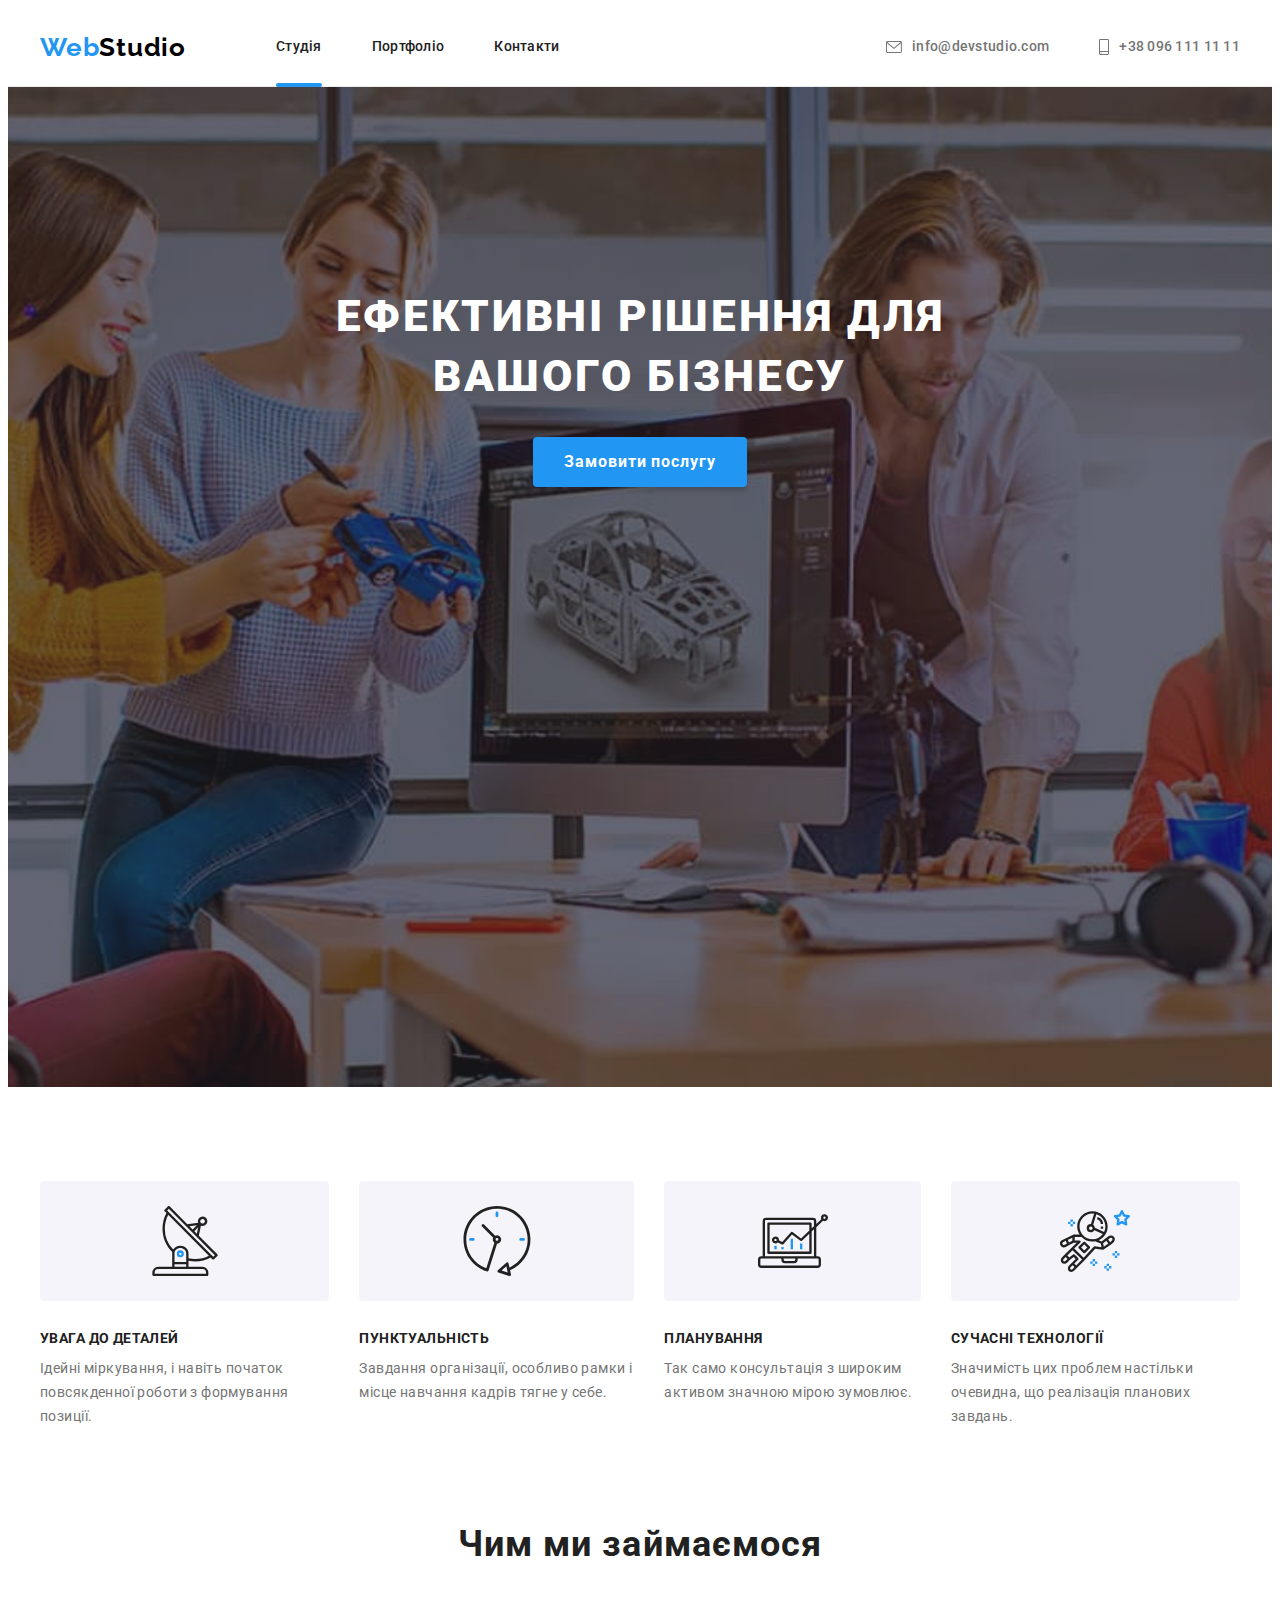
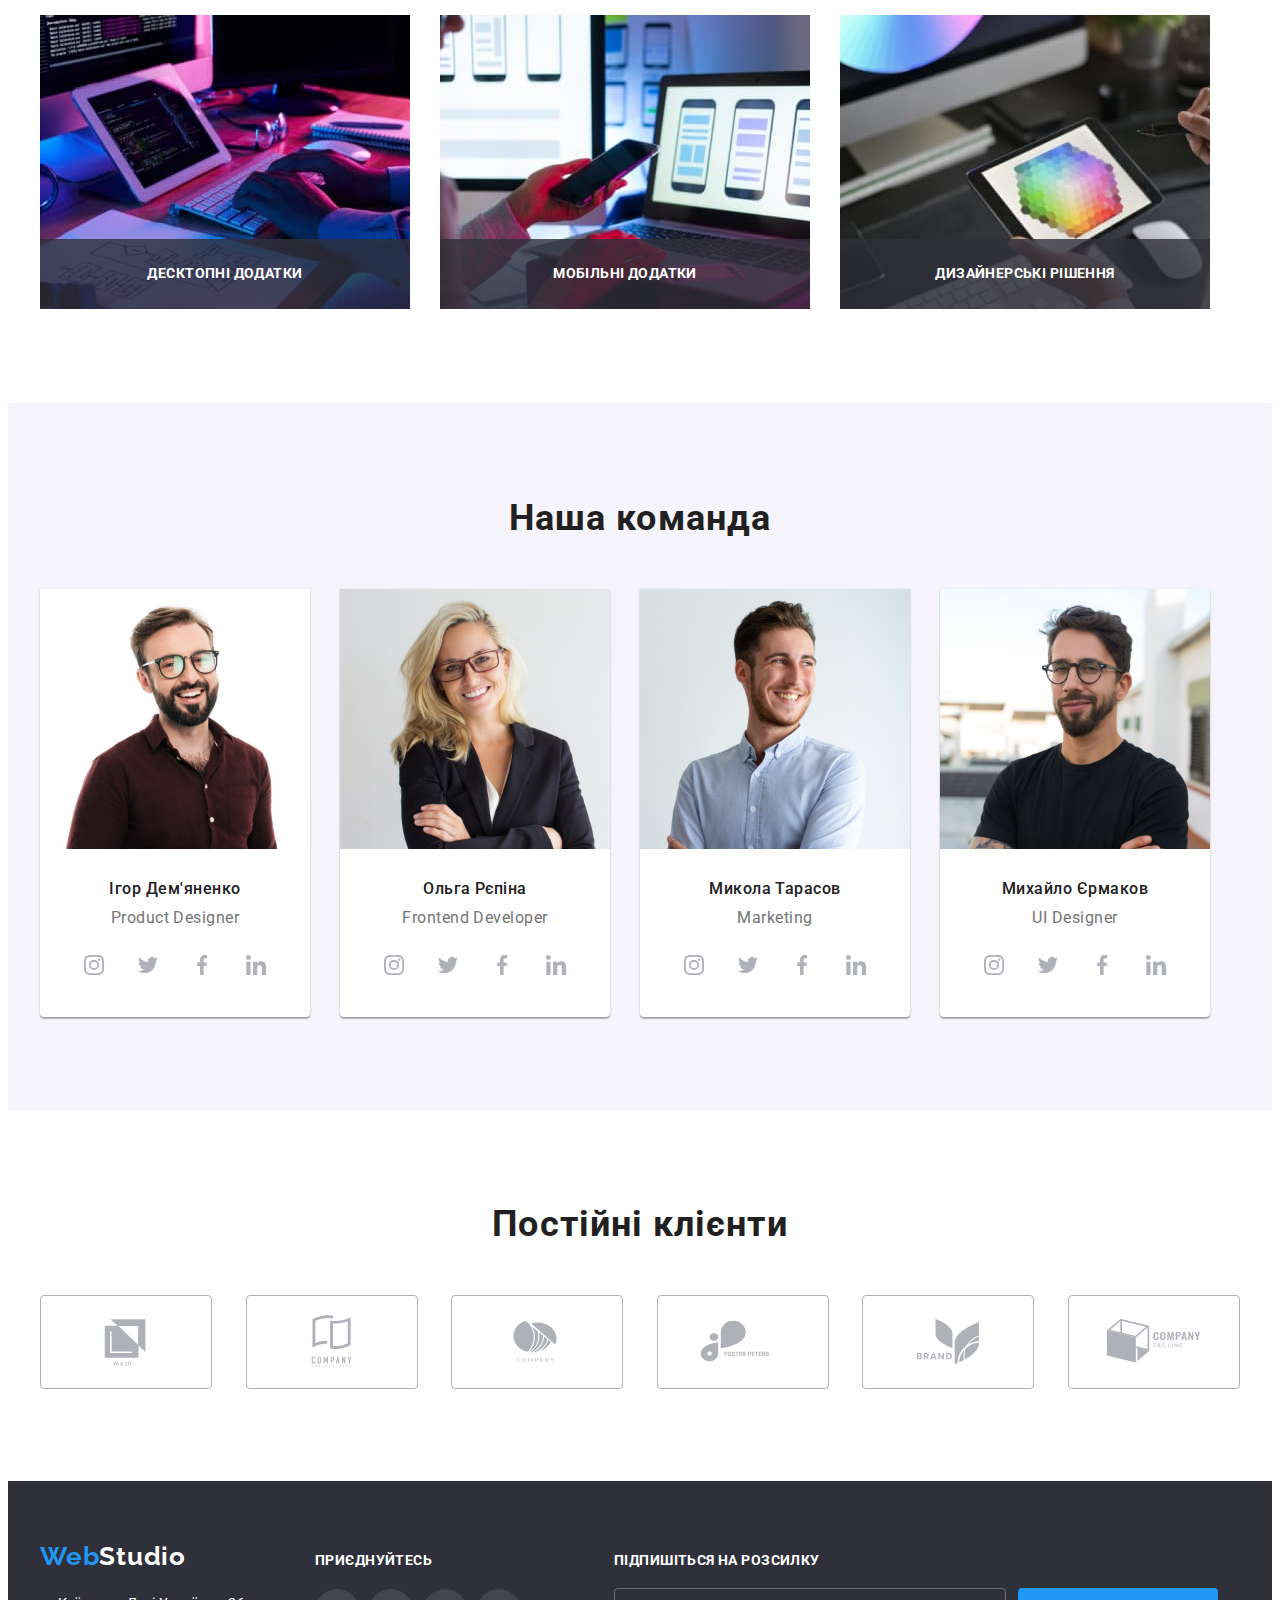
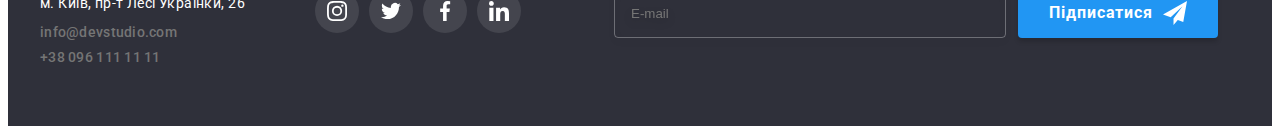
<file: index.html>
<!DOCTYPE html>
<html lang="uk">
  <head>
    <meta charset="UTF-8" />
    <meta http-equiv="X-UA-Compatible" content="IE=edge" />
    <meta name="viewport" content="width=device-width, initial-scale=1.0" />
    <title>Page</title>
    <link rel="preconnect" href="https://fonts.googleapis.com" />
    <link rel="preconnect" href="https://fonts.gstatic.com" crossorigin />
    <link
      href="https://fonts.googleapis.com/css2?family=Raleway:wght@700&family=Roboto:wght@400;500;700;900&display=swap"
      rel="stylesheet"
    />
    <link
      rel="stylesheet"
      href="https://cdnjs.cloudflare.com/ajax/libs/modern-normalize/1.1.0/modern-normalize.min.css"
      integrity="sha512-wpPYUAdjBVSE4KJnH1VR1HeZfpl1ub8YT/NKx4PuQ5NmX2tKuGu6U/JRp5y+Y8XG2tV+wKQpNHVUX03MfMFn9Q=="
      crossorigin="anonymous"
      referrerpolicy="no-referrer"
    />
    <link rel="stylesheet" href="css/styles.css" />
  </head>
  <body>
    <header class="line-header">
      <div class="container header-container">
        <nav class="page-nav">
          <a class="logo" href="./index.html"
            >Web<span class="logo-studio">Studio</span>
          </a>
          <ul class="site-nav">
            <li><a class="current" href="./index.html">Студія</a></li>
            <li><a href="./portfolio.html">Портфоліо</a></li>
            <li><a href="#">Контакти</a></li>
          </ul>
        </nav>
        <ul class="contacts page-nav">
          <li>
            <a class="contact-link" href="mailto:info@devstudio.com">
              <svg class="contact-logo" width="16" height="12">
                <use href="./img/icons.svg#icon-envelope"></use>
              </svg>
              info@devstudio.com
            </a>
          </li>
          <li>
            <a class="contact-link" href="tel:+380961111111">
              <svg class="contact-logo" width="10" height="16">
                <use href="./img/icons.svg#icon-smartphone"></use>
              </svg>
              +38 096 111 11 11</a
            >
          </li>
        </ul>
      </div>
    </header>

    <main>
      <section class="hero">
        <div class="container">
          <h1 class="hero-title">Ефективні рішення для вашого бізнесу</h1>
          <button data-modal-open class="hero-button" type="button">
            Замовити послугу
          </button>
        </div>
      </section>

      <section class="feature-section">
        <div class="container">
          <h2 class="visually-hidden">Функції</h2>
          <ul class="category">
            <li class="feature-item">
              <div class="icon">
                <svg width="70" height="70">
                  <use
                    class="button-icon"
                    href="./img/icons.svg#icon-antenna"
                  ></use>
                </svg>
              </div>
              <h3 class="feature">Увага до деталей</h3>
              <p class="feature-list">
                Ідейні міркування, і навіть початок повсякденної роботи з
                формування позиції.
              </p>
            </li>
            <li class="feature-item">
              <div class="icon">
                <svg width="70" height="70">
                  <use
                    class="button-icon"
                    href="./img/icons.svg#icon-clock"
                  ></use>
                </svg>
              </div>
              <h3 class="feature">Пунктуальність</h3>
              <p class="feature-list">
                Завдання організації, особливо рамки і місце навчання кадрів
                тягне у себе.
              </p>
            </li>
            <li class="feature-item">
              <div class="icon">
                <svg width="70" height="70">
                  <use
                    class="button-icon"
                    href="./img/icons.svg#icon-diagram"
                  ></use>
                </svg>
              </div>
              <h3 class="feature">Планування</h3>
              <p class="feature-list">
                Так само консультація з широким активом значною мірою зумовлює.
              </p>
            </li>
            <li class="feature-item">
              <div class="icon">
                <svg width="70" height="70">
                  <use
                    class="button-icon"
                    href="./img/icons.svg#icon-astronaut"
                  ></use>
                </svg>
              </div>
              <h3 class="feature">Сучасні технології</h3>
              <p class="feature-list">
                Значимість цих проблем настільки очевидна, що реалізація
                планових завдань.
              </p>
            </li>
          </ul>
        </div>
      </section>

      <section class="credo-section">
        <div class="container">
          <h2 class="credo">Чим ми займаємося</h2>
          <ul class="list">
            <li class="skills-link">
              <img src="./img/box1.jpg" width="370" alt="ми працюємо" />
              <p class="skills-text">Десктопні додатки</p>
            </li>
            <li class="skills-link">
              <img src="./img/box2.jpg" width="370" alt="оптимізація в дії" />
              <p class="skills-text">Мобільні додатки</p>
            </li>
            <li class="skills-link">
              <img src="./img/box3.jpg" width="370" alt="палітра кольорів" />
              <p class="skills-text">Дизайнерські рішення</p>
            </li>
          </ul>
        </div>
      </section>

      <section class="teamwork-section">
        <div class="container">
          <h2 class="teamwork">Наша команда</h2>
          <ul class="list">
            <li class="teamwork-list">
              <img
                src="./img/igor.jpg"
                alt="Ігор Дем'яненко"
                width="270"
                height="260"
              />
              <h3 class="team">Ігор Дем'яненко</h3>
              <p class="team-list">Product Designer</p>
              <ul class="team-social-list list">
                <li>
                  <a class="team-link" href="#">
                    <svg class="contact-logo-team" width="20" height="20">
                      <use href="./img/icons.svg#icon-instagram"></use>
                    </svg>
                  </a>
                </li>
                <li>
                  <a class="team-link" href="#">
                    <svg class="contact-logo-team" width="20" height="20">
                      <use href="./img/icons.svg#icon-twitter"></use>
                    </svg>
                  </a>
                </li>
                <li>
                  <a class="team-link" href="#">
                    <svg class="contact-logo-team" width="20" height="20">
                      <use href="./img/icons.svg#icon-facebook"></use>
                    </svg>
                  </a>
                </li>
                <li>
                  <a class="team-link" href="#">
                    <svg class="contact-logo-team" width="20" height="20">
                      <use href="./img/icons.svg#icon-linkedin"></use>
                    </svg>
                  </a>
                </li>
              </ul>
            </li>
            <li class="teamwork-list">
              <img
                src="./img/olga.jpg"
                alt="Ольга Рєпіна"
                width="270"
                height="260"
              />
              <h3 class="team">Ольга Рєпіна</h3>
              <p class="team-list">Frontend Developer</p>
              <ul class="team-social-list list">
                <li>
                  <a class="team-link" href="#">
                    <svg class="contact-logo-team" width="20" height="20">
                      <use href="./img/icons.svg#icon-instagram"></use>
                    </svg>
                  </a>
                </li>
                <li>
                  <a class="team-link" href="#">
                    <svg class="contact-logo-team" width="20" height="20">
                      <use href="./img/icons.svg#icon-twitter"></use>
                    </svg>
                  </a>
                </li>
                <li>
                  <a class="team-link" href="#">
                    <svg class="contact-logo-team" width="20" height="20">
                      <use href="./img/icons.svg#icon-facebook"></use>
                    </svg>
                  </a>
                </li>
                <li>
                  <a class="team-link" href="#">
                    <svg class="contact-logo-team" width="20" height="20">
                      <use href="./img/icons.svg#icon-linkedin"></use>
                    </svg>
                  </a>
                </li>
              </ul>
            </li>
            <li class="teamwork-list">
              <img
                src="./img/mykola.jpg"
                alt="Микола Тарасов"
                width="270"
                height="260"
              />
              <h3 class="team">Микола Тарасов</h3>
              <p class="team-list">Marketing</p>
              <ul class="team-social-list list">
                <li>
                  <a class="team-link" href="#">
                    <svg class="contact-logo-team" width="20" height="20">
                      <use href="./img/icons.svg#icon-instagram"></use>
                    </svg>
                  </a>
                </li>
                <li>
                  <a class="team-link" href="#">
                    <svg class="contact-logo-team" width="20" height="20">
                      <use href="./img/icons.svg#icon-twitter"></use>
                    </svg>
                  </a>
                </li>
                <li>
                  <a class="team-link" href="#">
                    <svg class="contact-logo-team" width="20" height="20">
                      <use href="./img/icons.svg#icon-facebook"></use>
                    </svg>
                  </a>
                </li>
                <li>
                  <a class="team-link" href="#">
                    <svg class="contact-logo-team" width="20" height="20">
                      <use href="./img/icons.svg#icon-linkedin"></use>
                    </svg>
                  </a>
                </li>
              </ul>
            </li>
            <li class="teamwork-list">
              <img
                src="./img/myhailo.jpg"
                alt="Михайло Єрмаков"
                width="270"
                height="260"
              />
              <h3 class="team">Михайло Єрмаков</h3>
              <p class="team-list">UI Designer</p>
              <ul class="team-social-list list">
                <li>
                  <a class="team-link" href="#">
                    <svg class="contact-logo-team" width="20" height="20">
                      <use href="./img/icons.svg#icon-instagram"></use>
                    </svg>
                  </a>
                </li>
                <li>
                  <a class="team-link" href="#">
                    <svg class="contact-logo-team" width="20" height="20">
                      <use href="./img/icons.svg#icon-twitter"></use>
                    </svg>
                  </a>
                </li>
                <li>
                  <a class="team-link" href="#">
                    <svg class="contact-logo-team" width="20" height="20">
                      <use href="./img/icons.svg#icon-facebook"></use>
                    </svg>
                  </a>
                </li>
                <li>
                  <a class="team-link" href="#">
                    <svg class="contact-logo-team" width="20" height="20">
                      <use href="./img/icons.svg#icon-linkedin"></use>
                    </svg>
                  </a>
                </li>
              </ul>
            </li>
          </ul>
        </div>
      </section>

      <section class="clients-section">
        <div class="clients container">
          <h2 class="clients-title">Постійні клієнти</h2>
          <ul class="clients-list">
            <li>
              <a href="#" class="clients-icon">
                <svg width="106" height="60">
                  <use
                    class="button-icon"
                    href="./img/icons.svg#icon-Logo"
                  ></use>
                </svg>
              </a>
            </li>
            <li>
              <a href="#" class="clients-icon">
                <svg width="106" height="60">
                  <use
                    class="button-icon"
                    href="./img/icons.svg#icon-Logo-1"
                  ></use>
                </svg>
              </a>
            </li>
            <li>
              <a href="#" class="clients-icon">
                <svg width="106" height="60">
                  <use
                    class="button-icon"
                    href="./img/icons.svg#icon-Logo-2"
                  ></use>
                </svg>
              </a>
            </li>
            <li>
              <a href="#" class="clients-icon">
                <svg width="106" height="60">
                  <use
                    class="button-icon"
                    href="./img/icons.svg#icon-Logo-3"
                  ></use>
                </svg>
              </a>
            </li>
            <li>
              <a href="#" class="clients-icon">
                <svg width="106" height="60">
                  <use
                    class="button-icon"
                    href="./img/icons.svg#icon-Logo-4"
                  ></use>
                </svg>
              </a>
            </li>
            <li>
              <a href="#" class="clients-icon">
                <svg width="106" height="60">
                  <use
                    class="button-icon"
                    href="./img/icons.svg#icon-Logo-5"
                  ></use>
                </svg>
              </a>
            </li>
          </ul>
        </div>
      </section>
    </main>

    <footer class="footer">
      <div class="container footer-container">
        <div>
          <a class="logo logo-footer" href="./index.html"
            >Web<span class="logo-studio-white">Studio</span>
          </a>
          <address>
            <ul class="list-link">
              <li>
                <a
                  class="adress"
                  href="https://goo.gl/maps/oir7WCfMX85fitZb6"
                  target="_blank"
                  rel="noopener noreferrer"
                >
                  м. Київ, пр-т Лесі Українки, 26
                </a>
              </li>
              <li class="contacts">
                <a href="mailto:info@devstudio.com">info@devstudio.com</a>
              </li>
              <li class="contacts">
                <a href="tel:+380961111111">+38 096 111 11 11</a>
              </li>
            </ul>
          </address>
        </div>
        <div class="footer-social-link">
          <p class="footer-text">приєднуйтесь</p>
          <ul class="footer-social-list list">
            <li>
              <a class="footer-link" href="#">
                <svg class="footer-contacts" width="20" height="20">
                  <use href="./img/icons.svg#icon-instagram"></use>
                </svg>
              </a>
            </li>
            <li>
              <a class="footer-link" href="#">
                <svg class="footer-contacts" width="20" height="20">
                  <use href="./img/icons.svg#icon-twitter"></use>
                </svg>
              </a>
            </li>
            <li>
              <a class="footer-link" href="#">
                <svg class="footer-contacts" width="20" height="20">
                  <use href="./img/icons.svg#icon-facebook"></use>
                </svg>
              </a>
            </li>
            <li>
              <a class="footer-link" href="#">
                <svg class="footer-contacts" width="20" height="20">
                  <use href="./img/icons.svg#icon-linkedin"></use>
                </svg>
              </a>
            </li>
          </ul>
        </div>
        <form class="footer-send-form" action=" ">
          <div>
            <label for="form-footer" class="form-label-footer"
              >Підпишіться на розсилку</label
            >
            <div class="form-field-footer">
              <input
                type="email"
                class="form-input-footer"
                name="email-footer"
                id="form-footer"
                placeholder="E-mail"
              />
              <button class="form-btn-footer" type="submit">
                Підписатися
                <svg class="icon-form-footer" width="24" height="24">
                  <use href="./img/icons.svg#icon-send-mail"></use>
                </svg>
              </button>
            </div>
          </div>
        </form>
      </div>
    </footer>

    <div data-modal class="backdrop is-hidden">
      <div class="modal">
        <p class="form-title">Залиште свої дані, ми вам передзвонимо</p>
        <button data-modal-close class="close-button" width="30" height="30">
          <svg class="icon-close-btn" width="20" height="20">
            <use href="./img/icons.svg#icon-close-black"></use>
          </svg>
        </button>
        <form class="modal-form" action="">
          <div class="form-field form-shadow">
            <label for="name" class="form-label">Ім'я</label>
            <input type="text" class="form-input" name="user-text" id="name" />
            <svg class="icon-form" width="18" height="18">
              <use href="./img/icons.svg#icon-person-black"></use>
            </svg>
          </div>
          <div class="form-field">
            <label for="tel" class="form-label">Телефон</label>
            <input type="tel" class="form-input" name="tel" id="tel" />
            <svg class="icon-form" width="18" height="18">
              <use href="./img/icons.svg#icon-phone-black"></use>
            </svg>
          </div>
          <div class="form-field">
            <label for="email" class="form-label">Пошта</label>
            <input type="email" class="form-input" name="email" id="email" />
            <svg class="icon-form" width="18" height="18">
              <use href="./img/icons.svg#icon-email-black"></use>
            </svg>
          </div>
          <div class="form-comment">
            <label for="user-text" class="form-label-comment">Коментар</label>
            <textarea
              name="user-text"
              id="user-text"
              class="modal-comment"
              placeholder="Введіть текст"
            ></textarea>
          </div>
          <div class="form-checkbox">
            <input
              type="checkbox"
              class="input-check visually-hidden"
              name="privacy"
              id="privacy"
              value="true"
            />
            <label for="privacy" class="check-text">
              <span class="privacy-check-text"
                ><svg class="privasy-icon" width="18" height="18">
                  <use href="./img/icons.svg#icon-check"></use>
                </svg>
              </span>
              Погоджуюся з розсилкою та приймаю
              <span
                ><a class="privasy-link" href="#">Умови договору</a></span
              ></label
            >
          </div>
          <button class="form-btn" type="submit">Відправити</button>
        </form>
      </div>
    </div>
    <script src="./js/modal.js"></script>
  </body>
</html>
</file>
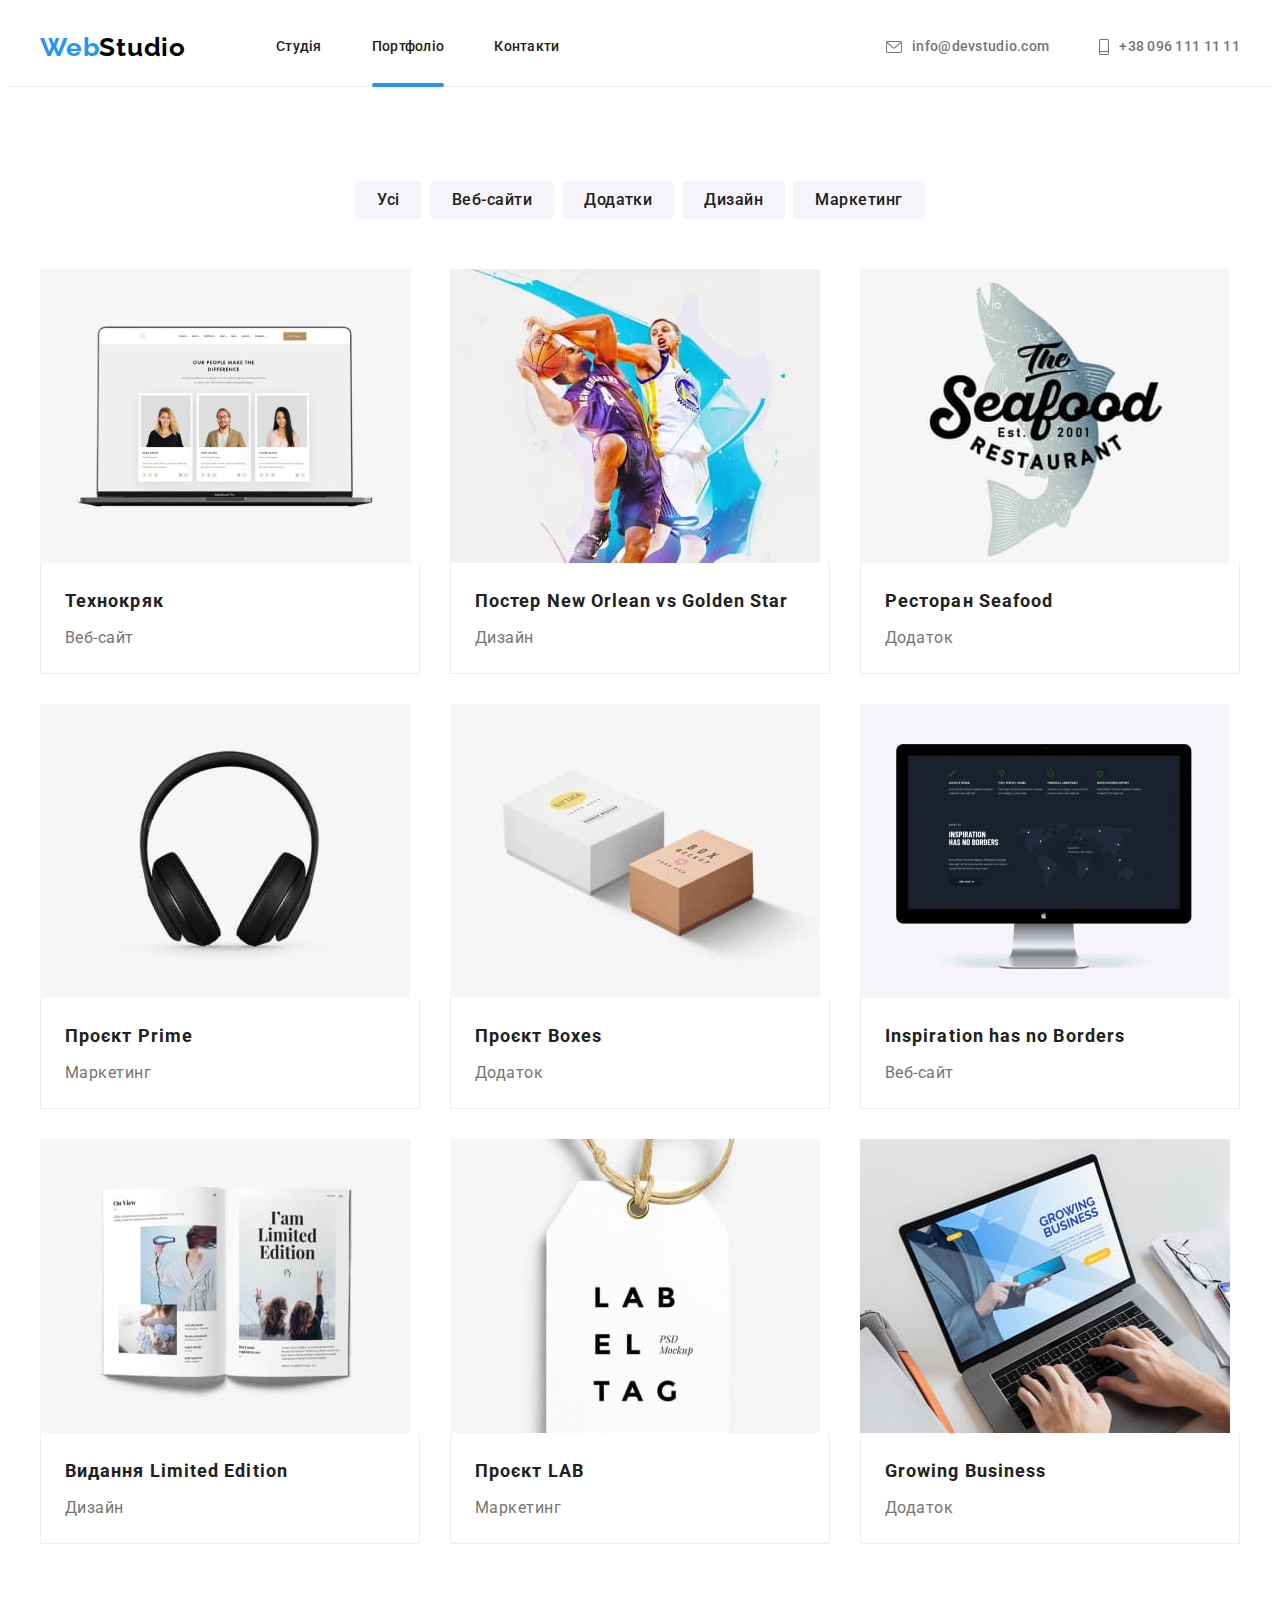
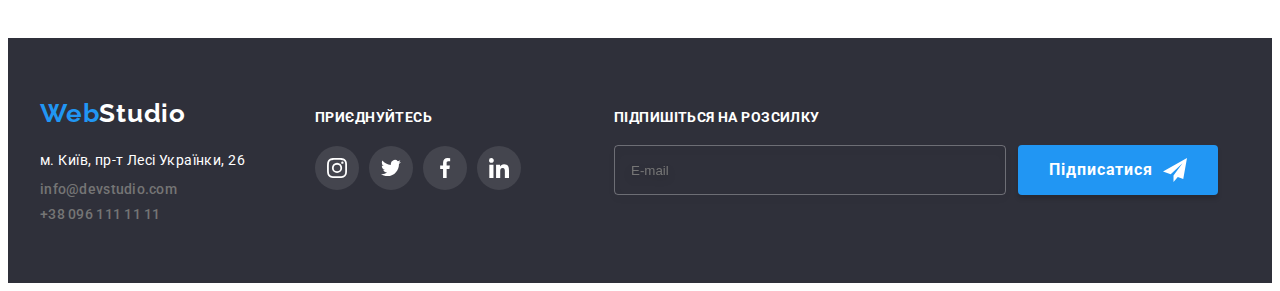
<file: portfolio.html>
<!DOCTYPE html>
<html lang="uk">
  <head>
    <meta charset="UTF-8" />
    <meta http-equiv="X-UA-Compatible" content="IE=edge" />
    <meta name="viewport" content="width=device-width, initial-scale=1.0" />
    <title>Page</title>
    <link rel="preconnect" href="https://fonts.googleapis.com" />
    <link rel="preconnect" href="https://fonts.gstatic.com" crossorigin />
    <link
      href="https://fonts.googleapis.com/css2?family=Raleway:wght@700&family=Roboto:wght@400;500;700;900&display=swap"
      rel="stylesheet"
    />
    <link
      rel="stylesheet"
      href="https://cdnjs.cloudflare.com/ajax/libs/modern-normalize/1.1.0/modern-normalize.min.css"
      integrity="sha512-wpPYUAdjBVSE4KJnH1VR1HeZfpl1ub8YT/NKx4PuQ5NmX2tKuGu6U/JRp5y+Y8XG2tV+wKQpNHVUX03MfMFn9Q=="
      crossorigin="anonymous"
      referrerpolicy="no-referrer"
    />
    <link rel="stylesheet" href="css/styles.css" />
  </head>
  <body>
    <header class="line-header">
      <div class="container header-container">
        <nav class="page-nav">
          <a class="logo" href="./index.html"
            >Web<span class="logo-studio">Studio</span>
          </a>
          <ul class="site-nav">
            <li><a href="./index.html">Студія</a></li>
            <li><a class="current" href="./portfolio.html">Портфоліо</a></li>
            <li><a href="#">Контакти</a></li>
          </ul>
        </nav>
        <ul class="contacts page-nav">
          <li>
            <a class="contact-link" href="mailto:info@devstudio.com">
              <svg class="contact-logo" width="16" height="12">
                <use href="./img/icons.svg#icon-envelope"></use>
              </svg>
              info@devstudio.com
            </a>
          </li>
          <li>
            <a class="contact-link" href="tel:+380961111111">
              <svg class="contact-logo" width="10" height="16">
                <use href="./img/icons.svg#icon-smartphone"></use>
              </svg>
              +38 096 111 11 11</a
            >
          </li>
        </ul>
      </div>
    </header>

    <main>
      <section class="portfolio-section">
        <div class="container">
          <ul class="list-button">
            <li><button class="btn" type="button">Усі</button></li>
            <li><button class="btn" type="button">Веб-сайти</button></li>
            <li><button class="btn" type="button">Додатки</button></li>
            <li><button class="btn" type="button">Дизайн</button></li>
            <li><button class="btn" type="button">Маркетинг</button></li>
          </ul>
          <ul class="portfolio-top-list list">
            <li class="all-items">
              <a class="all-items-link" href="#">
                <div class="portfilio-ghost">
                  <img
                    class="portfolio-img"
                    src="./img/portfolio1.jpg"
                    width="370"
                    height="294"
                    alt="Веб-сайт Технокряк"
                  />
                  <p class="products-top-text">
                    Ресурс пропонує комплексні пропозиції з різним рівнем
                    функціоналу та сервісів. Все це дозволить відвідувачу
                    отримати вичерпні відомості про компанію чи приватну особу.
                  </p>
                </div>
                <div class="portfolio-list">
                  <h3 class="work-title">Технокряк</h3>
                  <p class="work-text">Веб-сайт</p>
                </div>
              </a>
            </li>
            <li class="all-items">
              <a class="all-items-link" href="#">
                <div class="portfilio-ghost">
                  <img
                    class="portfolio-img"
                    src="./img/portfolio2.jpg"
                    width="370"
                    height="294"
                    alt="Постер New Orlean vs Golden Star"
                  />
                  <p class="products-top-text">
                    Ресурс пропонує комплексні пропозиції з різним рівнем
                    функціоналу та сервісів. Все це дозволить відвідувачу
                    отримати вичерпні відомості про компанію чи приватну особу.
                  </p>
                </div>
                <div class="portfolio-list">
                  <h3 class="work-title">Постер New Orlean vs Golden Star</h3>
                  <p class="work-text">Дизайн</p>
                </div>
              </a>
            </li>
            <li class="all-items">
              <a class="all-items-link" href="#">
                <div class="portfilio-ghost">
                  <img
                    class="portfolio-img"
                    src="./img/portfolio3.jpg"
                    width="370"
                    height="294"
                    alt="Додаток Ресторан Seafood"
                  />
                  <p class="products-top-text">
                    Ресурс пропонує комплексні пропозиції з різним рівнем
                    функціоналу та сервісів. Все це дозволить відвідувачу
                    отримати вичерпні відомості про компанію чи приватну особу.
                  </p>
                </div>
                <div class="portfolio-list">
                  <h3 class="work-title">Ресторан Seafood</h3>
                  <p class="work-text">Додаток</p>
                </div>
              </a>
            </li>
            <li class="all-items">
              <a class="all-items-link" href="#">
                <div class="portfilio-ghost">
                  <img
                    class="portfolio-img"
                    src="./img/portfolio4.jpg"
                    width="370"
                    height="294"
                    alt="Проєкт Prime"
                  />
                  <p class="products-top-text">
                    Ресурс пропонує комплексні пропозиції з різним рівнем
                    функціоналу та сервісів. Все це дозволить відвідувачу
                    отримати вичерпні відомості про компанію чи приватну особу.
                  </p>
                </div>
                <div class="portfolio-list">
                  <h3 class="work-title">Проєкт Prime</h3>
                  <p class="work-text">Маркетинг</p>
                </div>
              </a>
            </li>
            <li class="all-items">
              <a class="all-items-link" href="#">
                <div class="portfilio-ghost">
                  <img
                    class="portfolio-img"
                    src="./img/portfolio5.jpg"
                    width="370"
                    height="294"
                    alt="Додаток Проєкт Boxes"
                  />
                  <p class="products-top-text">
                    Ресурс пропонує комплексні пропозиції з різним рівнем
                    функціоналу та сервісів. Все це дозволить відвідувачу
                    отримати вичерпні відомості про компанію чи приватну особу.
                  </p>
                </div>
                <div class="portfolio-list">
                  <h3 class="work-title">Проєкт Boxes</h3>
                  <p class="work-text">Додаток</p>
                </div>
              </a>
            </li>
            <li class="all-items">
              <a class="all-items-link" href="#">
                <div class="portfilio-ghost">
                  <img
                    class="portfolio-img"
                    src="./img/portfolio6.jpg"
                    width="370"
                    height="294"
                    alt="Веб-сайт Inspiration has no Borders"
                  />
                  <p class="products-top-text">
                    Ресурс пропонує комплексні пропозиції з різним рівнем
                    функціоналу та сервісів. Все це дозволить відвідувачу
                    отримати вичерпні відомості про компанію чи приватну особу.
                  </p>
                </div>
                <div class="portfolio-list">
                  <h3 class="work-title">Inspiration has no Borders</h3>
                  <p class="work-text">Веб-сайт</p>
                </div>
              </a>
            </li>
            <li class="all-items">
              <a class="all-items-link" href="#">
                <div class="portfilio-ghost">
                  <img
                    class="portfolio-img"
                    src="./img/portfolio7.jpg"
                    width="370"
                    height="294"
                    alt="Видання Limited Edition"
                  />
                  <p class="products-top-text">
                    Ресурс пропонує комплексні пропозиції з різним рівнем
                    функціоналу та сервісів. Все це дозволить відвідувачу
                    отримати вичерпні відомості про компанію чи приватну особу.
                  </p>
                </div>
                <div class="portfolio-list">
                  <h3 class="work-title">Видання Limited Edition</h3>
                  <p class="work-text">Дизайн</p>
                </div>
              </a>
            </li>
            <li class="all-items">
              <a class="all-items-link" href="#">
                <div class="portfilio-ghost">
                  <img
                    class="portfolio-img"
                    src="./img/portfolio8.jpg"
                    width="370"
                    height="294"
                    alt="Проєкт LAB"
                  />
                  <p class="products-top-text">
                    Ресурс пропонує комплексні пропозиції з різним рівнем
                    функціоналу та сервісів. Все це дозволить відвідувачу
                    отримати вичерпні відомості про компанію чи приватну особу.
                  </p>
                </div>
                <div class="portfolio-list">
                  <h3 class="work-title">Проєкт LAB</h3>
                  <p class="work-text">Маркетинг</p>
                </div>
              </a>
            </li>
            <li class="all-items">
              <a class="all-items-link" href="#">
                <div class="portfilio-ghost">
                  <img
                    class="portfolio-img"
                    src="./img/portfolio9.jpg"
                    width="370"
                    height="294"
                    alt="Додаток Growing Business"
                  />
                  <p class="products-top-text">
                    Ресурс пропонує комплексні пропозиції з різним рівнем
                    функціоналу та сервісів. Все це дозволить відвідувачу
                    отримати вичерпні відомості про компанію чи приватну особу.
                  </p>
                </div>
                <div class="portfolio-list">
                  <h3 class="work-title">Growing Business</h3>
                  <p class="work-text">Додаток</p>
                </div>
              </a>
            </li>
          </ul>
        </div>
      </section>
    </main>

    <footer class="footer">
      <div class="container footer-container">
        <div>
          <a class="logo logo-footer" href="./index.html"
            >Web<span class="logo-studio-white">Studio</span>
          </a>
          <address>
            <ul class="list-link">
              <li>
                <a
                  class="adress"
                  href="https://goo.gl/maps/oir7WCfMX85fitZb6"
                  target="_blank"
                  rel="noopener noreferrer"
                >
                  м. Київ, пр-т Лесі Українки, 26
                </a>
              </li>
              <li class="contacts">
                <a href="mailto:info@devstudio.com">info@devstudio.com</a>
              </li>
              <li class="contacts">
                <a href="tel:+380961111111">+38 096 111 11 11</a>
              </li>
            </ul>
          </address>
        </div>
        <div class="footer-social-link">
          <p class="footer-text">приєднуйтесь</p>
          <ul class="footer-social-list list">
            <li>
              <a class="footer-link" href="#">
                <svg class="footer-contacts" width="20" height="20">
                  <use href="./img/icons.svg#icon-instagram"></use>
                </svg>
              </a>
            </li>
            <li>
              <a class="footer-link" href="#">
                <svg class="footer-contacts" width="20" height="20">
                  <use href="./img/icons.svg#icon-twitter"></use>
                </svg>
              </a>
            </li>
            <li>
              <a class="footer-link" href="#">
                <svg class="footer-contacts" width="20" height="20">
                  <use href="./img/icons.svg#icon-facebook"></use>
                </svg>
              </a>
            </li>
            <li>
              <a class="footer-link" href="#">
                <svg class="footer-contacts" width="20" height="20">
                  <use href="./img/icons.svg#icon-linkedin"></use>
                </svg>
              </a>
            </li>
          </ul>
        </div>
        <form class="footer-send-form" action="">
          <div>
            <label for="form-footer" class="form-label-footer"
              >Підпишіться на розсилку</label
            >
            <div class="form-field-footer">
              <input
                type="email"
                class="form-input-footer"
                name="email-footer"
                id="form-footer"
                placeholder="E-mail"
              />
              <button class="form-btn-footer" type="submit">
                Підписатися
                <svg class="icon-form-footer" width="24" height="24">
                  <use href="./img/icons.svg#icon-send-mail"></use>
                </svg>
              </button>
            </div>
          </div>
        </form>
      </div>
    </footer>
  </body>
</html>
</file>
<file: css/styles.css>
:root {
  --hover-color: #2196f3;
  --team-color: #757575;
  --white-text: #ffffff;
  --site-nav-text: #212121;
  --back-list-color: #f5f4fa;
  --special-btn-color: #188ce8;
  --color-black: #000000;
  --footer-bgc: #2f303a;
  --timing-function: cubic-bezier(0.4, 0, 0.2, 1);
}
body {
  background: var(--white-text);
  color: var(--color-black);
  font-family: "Roboto", sans-serif;
}
p,
h1,
h2,
h3,
h4,
h5,
h6 {
  margin: 0;
}
ul,
ol {
  margin: 0;
  padding-left: 0;
  list-style: none;
}
button {
  cursor: pointer;
  border: none;
  font-family: inherit;
}
a {
  color: currentColor;
  text-decoration: none;
}
img {
  display: block;
  max-width: 100%;
  height: auto;
}
.line-header {
  border: 1px solid #ececec;
  border-top: none;
  border-left: none;
  border-right: none;
}

.container {
  width: 1200px;
  padding-left: 15px;
  padding-right: 15px;
  margin: 0 auto;
}

.header-container {
  display: flex;
  align-items: center;
}
.page-nav {
  display: flex;
  align-items: center;
}

.logo {
  font-family: "Raleway", sans-serif;
  font-style: normal;
  font-weight: 700;
  font-size: 26px;
  line-height: 1.19;
  letter-spacing: 0.03em;
  color: var(--hover-color);
  text-decoration: none;
}

.logo-studio {
  font-family: "Raleway", sans-serif;
  font-style: normal;
  font-weight: 700;
  font-size: 26px;
  line-height: 1.19;
  letter-spacing: 0.03em;
  color: var(--color-black);
}

.site-nav {
  display: flex;
  align-items: center;
  margin-left: 90px;
  gap: 50px;
}
.site-nav a {
  display: block;
  font-weight: 500;
  font-size: 14px;
  line-height: 1.14;
  letter-spacing: 0.02em;
  color: var(--site-nav-text);
  padding: 31px 0px;
  transition: color 250ms var(--timing-function);
}

.site-nav a:hover,
.site-nav a:focus {
  color: var(--hover-color);
}

.current {
  position: relative;
}
.current::after {
  content: "";
  position: absolute;
  left: 0;
  bottom: -1px;
  width: 100%;
  height: 4px;
  border-radius: 2px;
  background-color: var(--hover-color);
}
.contacts {
  margin-left: auto;
  gap: 50px;
}
.contacts a {
  font-family: "Roboto", sans-serif;
  font-style: normal;
  font-weight: 500;
  font-size: 14px;
  line-height: 1.14;
  letter-spacing: 0.02em;
  color: var(--team-color);
  display: flex;
  gap: 10px;
  transition: color 250ms var(--timing-function);
}
.contact-logo {
  fill: currentColor;
  align-self: center;
}

.contacts a:hover,
.contacts a:focus {
  color: var(--hover-color);
}

/*   hero     */
.hero {
  background-color: #c4c4c4;
  background-image: linear-gradient(
      rgba(47, 48, 58, 0.4),
      rgba(47, 48, 58, 0.4)
    ),
    url(../img/hero.jpg);
  background-repeat: no-repeat;
  background-position: center;
  background-size: cover;
  max-width: 1600px;
  margin-left: auto;
  margin-right: auto;
  min-height: 600px;
  text-align: center;
  padding-top: 200px;
  padding-bottom: 200px;
}
.hero-title {
  font-weight: 900;
  font-size: 44px;
  line-height: 1.36;

  letter-spacing: 0.06em;
  text-transform: uppercase;
  color: var(--white-text);

  margin-bottom: 30px;
  margin-right: auto;
  margin-left: auto;
  max-width: 696px;
}
.hero-button {
  font-family: "Roboto", sans-serif;
  font-style: normal;
  font-weight: 700;
  font-size: 16px;
  line-height: 1.88;
  padding: 10px 31px;

  align-items: center;
  letter-spacing: 0.06em;
  color: var(--white-text);
  background: var(--hover-color);
  box-shadow: 0px 4px 4px rgba(0, 0, 0, 0.15);
  border-radius: 4px;
  transition: background-color 250ms var(--timing-function);
}

.hero-button:hover,
.hero-button:focus {
  background-color: var(--special-btn-color);
}

.list {
  display: flex;
  flex-wrap: wrap;
  gap: 30px;
}
.feature-section {
  padding-top: 94px;
  padding-bottom: 94px;
}

.category {
  display: flex;
  flex-wrap: nowrap;
  flex-basis: calc(100% / 4 - 30px);
  justify-content: center;
  gap: 30px;
}

.visually-hidden {
  position: absolute;
  white-space: nowrap;
  width: 1px;
  height: 1px;
  overflow: hidden;
  border: 0;
  padding: 0;
  clip: rect(0, 0, 0, 0);
  clip-path: inset(50%);
  margin: -1px;
}
.icon {
  display: flex;
  height: 120px;
  border-radius: 4px;
  align-items: center;
  justify-content: center;
  background-color: #f5f4fa;
}

.feature {
  font-weight: 700;
  font-size: 14px;
  line-height: 1.14;
  letter-spacing: 0.03em;
  text-transform: uppercase;
  color: var(--site-nav-text);
  margin-top: 30px;
  margin-bottom: 10px;
}
.feature-list {
  font-weight: 400;
  font-size: 14px;
  line-height: 1.71;
  letter-spacing: 0.03em;
  color: var(--team-color);
}
.credo-section {
  padding-bottom: 94px;
}
.credo {
  font-weight: 700;
  font-size: 36px;
  line-height: 1.17;
  text-align: center;
  letter-spacing: 0.03em;
  color: var(--site-nav-text);
  margin-bottom: 50px;
}
.skills-link {
  position: relative;
}
.skills-text {
  position: absolute;
  bottom: 0;
  right: 0;
  width: 100%;
  height: 70px;
  color: var(--white-text);
  font-size: 14px;
  font-weight: 700;
  line-height: 1.14;
  text-align: center;
  letter-spacing: 0.03em;
  display: flex;
  align-items: center;
  justify-content: center;
  text-transform: uppercase;
  background-color: rgba(47, 48, 58, 0.8);
}

.teamwork-section {
  background-color: var(--back-list-color);
  padding-top: 94px;
  padding-bottom: 94px;
}
.teamwork {
  font-weight: 700;
  font-size: 36px;
  line-height: 1.17;
  text-align: center;
  letter-spacing: 0.03em;
  color: var(--site-nav-text);
  margin-bottom: 50px;
}
.team {
  font-weight: 500;
  font-size: 16px;
  line-height: 1.19;
  text-align: center;
  letter-spacing: 0.03em;
  color: var(--site-nav-text);
  margin-top: 30px;
}
.team-list {
  font-weight: 400;
  font-size: 16px;
  line-height: 1.19;
  text-align: center;
  letter-spacing: 0.03em;
  color: var(--team-color);
  margin-top: 10px;
  margin-bottom: 16px;
}
.team-social-list {
  justify-content: center;

  margin-bottom: 30px;
  gap: 10px;
}

.team-link {
  display: flex;
  border-radius: 50%;
  width: 44px;
  height: 44px;
  align-items: center;
  justify-content: center;
  transition: background-color 250ms var(--timing-function);
}

.team-link:hover .contact-logo-team,
.team-link:focus .contact-logo-team {
  fill: #ffffff;
}
.contact-logo-team {
  fill: #afb1b8;
  transition: fill 250ms var(--timing-function);
}

.team-link:hover,
.team-link:focus {
  fill: #ffffff;
  background-color: var(--hover-color);
  transition: fill 250ms linear, background-color 250ms var(--timing-function);
}
.teamwork-list {
  background-color: var(--white-text);
  box-shadow: 0px 1px 3px rgba(0, 0, 0, 0.12), 0px 1px 1px rgba(0, 0, 0, 0.14),
    0px 2px 1px rgba(0, 0, 0, 0.2);
  border-radius: 0px 0px 4px 4px;
}

.clients-section {
  padding-top: 92px;
  padding-bottom: 92px;
}
.clients-title {
  font-size: 36px;
  line-height: 1.17;
  text-align: center;
  letter-spacing: 0.03em;
  color: var(--site-nav-text);
  margin-bottom: 50px;
}
.clients-list {
  display: flex;
  gap: 30px;
  border-radius: 4px;
  align-items: center;
  justify-content: space-between;

  flex-basis: calc(100% / 6 - 30px);
  flex-grow: 1;
}
.clients-icon {
  display: flex;
  width: 170px;
  height: 92px;
  align-items: center;
  justify-content: center;
  border: 1px solid #afb1b8;
  border-radius: 4px;
  transition: fill 250ms var(--timing-function);
}
.clients-icon:hover,
.clients-icon:focus {
  border: 1px solid var(--hover-color);
}

.button-icon {
  background-size: cover;
  fill: #afb1b8;
  transition: fill 250ms var(--timing-function);
}
.clients-icon:hover .button-icon,
.clients-icon:focus .button-icon {
  fill: var(--hover-color);
}

.footer {
  background: var(--footer-bgc);
  padding-top: 60px;
  padding-bottom: 60px;

  margin-left: auto;
  margin-right: auto;
}
.footer-container {
  display: flex;
  align-items: baseline;
}
.logo-footer {
  display: inline-block;
  margin-bottom: 20px;
}
.logo-studio-white {
  color: var(--white-text);
}
.adress {
  font-style: normal;
  font-weight: 400;
  font-size: 14px;
  line-height: 1.71;
  letter-spacing: 0.03em;
  color: var(--white-text);
  transition: color 250ms var(--timing-function);
}
.adress:hover,
.adress:focus {
  color: var(--hover-color);
}
.footer-text {
  font-weight: 700;
  font-size: 14px;
  line-height: 1.14;
  letter-spacing: 0.03em;
  text-transform: uppercase;
  margin-bottom: 20px;
  color: var(--white-text);
}
.footer-link {
  display: flex;
  border-radius: 50%;
  width: 44px;
  height: 44px;
  align-items: center;
  justify-content: center;
  background: rgba(255, 255, 255, 0.1);
  transition: fill 250ms var(--timing-function), background-color 250ms var(--timing-function),
    box-shadow 250ms var(--timing-function);
}
.footer-link:hover,
.footer-link:focus {
  fill: #ffffff;
  background-color: var(--hover-color);
  box-shadow: 0px 4px 4px rgba(0, 0, 0, 0.25);
}
.footer-social-link {
  margin-left: 70px;
}
.footer-social-list {
  justify-content: center;
  gap: 10px;
}

.footer-contacts {
  fill: var(--white-text);
}

.work-title {
  font-weight: 700;
  font-size: 18px;
  line-height: 2;
  letter-spacing: 0.06em;
  color: var(--site-nav-text);
  margin-bottom: 4px;
}
.work-text {
  font-weight: 400;
  font-size: 16px;
  line-height: 1.88;
  letter-spacing: 0.03em;
  color: var(--team-color);
}
.list-link li:not(:last-child) {
  margin-bottom: 9px;
}

.footer-send-form {
  margin-left: 93px;
}
.form-field-footer {
  display: flex;
  gap: 12px;
}
.form-label-footer {
  display: block;
  font-family: "Roboto";
  font-style: normal;
  font-weight: 700;
  font-size: 14px;
  line-height: 16px;
  letter-spacing: 0.03em;
  text-transform: uppercase;
  color: var(--white-text);
  margin-bottom: 20px;
}
.form-input-footer {
  padding: 15px 16px;
  width: 358px;
  background-color: inherit;
  outline: transparent;
  border-radius: 4px;
  border: 1px solid rgba(255, 255, 255, 0.3);
  filter: drop-shadow(0px 4px 4px rgba(0, 0, 0, 0.15));
  color: var(--team-color);
}
.form-btn-footer {
  gap: 10px;
  display: flex;
  align-items: center;
  justify-content: center;
  border: none;
  min-width: 200px;
  height: 50px;
  font-weight: 700;
  font-size: 16px;
  line-height: 1.88;
  text-align: center;
  letter-spacing: 0.06em;
  background-color: var(--hover-color);
  border-radius: 4px;
  color: #ffffff;
  transition-property: background-color, fill;
  transition-duration: 250ms;
  transition-timing-function: var(--timing-function);
  cursor: pointer;
  box-shadow: 0px 4px 4px rgba(0, 0, 0, 0.15);
}
.form-btn-footer:hover,
.form-btn-footer:focus {
  background-color: var(--special-btn-color);
}

.icon-form-footer {
  left: 12px;

  color: currentColor;
}
/*  Modal   */
.backdrop {
  position: fixed;
  background-color: rgba(0, 0, 0, 0.2);
  width: 100%;
  height: 100%;
  top: 0;
  left: 0;
  transition: opacity 250ms var(--timing-function), visibility 250ms var(--timing-function);
}
.is-hidden {
  visibility: hidden;
  opacity: 0;
  pointer-events: none;
}
.modal {
  min-width: 528px;
  min-height: 581px;
  background-color: var(--white-text);
  position: absolute;
  top: 50%;
  left: 50%;
  border-radius: 4px;
  transform: translate(-50%, -50%) scale(1);
  transition: transform 250ms var(--timing-function);
}
.backdrop.is-hidden .modal {
  transform: translate(-50%, -50%) scale(0);
}
.close-button {
  background-color: transparent;
  border-radius: 50%;
  width: 30px;
  height: 30px;
  position: fixed;
  top: 8px;
  right: 8px;
  padding: 0;
  align-items: center;
  justify-content: center;
  border: 1px solid rgba(0, 0, 0, 0.1);
}
.close-button:hover,
.close-button:focus {
  fill: var(--hover-color);
}

.form-title {
  margin-top: 40px;
  font-family: "Roboto";
  font-style: normal;
  font-weight: 700;
  font-size: 20px;
  line-height: 23px;
  text-align: center;
  letter-spacing: 0.03em;
  color: #212121;
}

.icon-close-btn {
  display: flex;
  width: 100%;
}
.modal-form {
  padding: 40px;
}
.form-field {
  margin-bottom: 28px;
  position: relative;
}

.form-input:focus,
.form-input:hover,
.modal-comment:focus,
.modal-comment:hover {
  
  outline: 1px solid var(--hover-color);
}
.form-input:focus + .icon-form,
.form-input:hover + .icon-form {
  fill: var(--hover-color);
}

.form-input {
  padding: 11px;
  padding-left: 42px;
  width: 100%;
  border: transparent;
  border-radius: 4px;
  transition-property: background-color, fill;
  transition-duration: 250ms;
  transition-timing-function: var(--timing-function);  
  outline: 1px solid rgba(33, 33, 33, 0.2);
}
.form-label {
  position: absolute;
  font-size: 12px;
  line-height: 1.16;
  color: #757575;
  letter-spacing: 0.01em;
  top: -50%;
  left: 0;
  transform: translateY(20%);
}
.icon-form {
  position: absolute;
  left: 12px;
  top: 50%;
  transform: translateY(-50%);
  color: currentColor;
}
.form-btn {
  display: block;
  margin: 30px auto 0;
  font-style: normal;
  font-weight: 700;
  font-size: 16px;
  line-height: 30px;
  letter-spacing: 0.06em;
  color: var(--white-text);
  background: var(--hover-color);
  border-radius: 4px;
  box-shadow: 0px 4px 4px rgba(0, 0, 0, 0.15);
  padding: 0;
  min-height: 50px;
  min-width: 200px;
}
.form-comment {
  position: relative;
  margin-bottom: 28px;
}
.form-label-comment {
  position: absolute;
  font-size: 12px;
  line-height: 1.16;
  color: #757575;
  letter-spacing: 0.01em;
  top: -16px;
  left: 0;
}

.modal-comment {
  width: 100%;
  height: 120px;
  padding: 12px 16px;
  border: 1px solid rgba(33, 33, 33, 0.2);
  border-radius: 4px;
  resize: none;
  outline-color: transparent;
}
.modal-comment::placeholder {
  font-size: 12px;
  line-height: 1.16;
  letter-spacing: 0.01em;
  color: rgba(117, 117, 117, 0.5);
}
.check-text {
  font-family: "Roboto";
  font-style: normal;
  font-weight: 400;
  font-size: 14px;
  line-height: 1.71;
  letter-spacing: 0.03em;
  color: #757575;
  display: flex;
  align-items: center;
  justify-content: center;
}

.privasy-link {
  color: var(--hover-color);
  text-decoration: underline;
  margin-left: 5px;
}
.input-check:checked + .check-text .privacy-check-text {
  border-color: transparent;
  fill: var(--back-list-color);
  background-color: var(--hover-color);
}

.input-check:focus + .privacy-check-text {
  border-color: var(--site-nav-text);
}

.check-text .privacy-check-text {
  width: 16px;
  height: 15px;
  border: 2px solid var(--site-nav-text);
  border-radius: 2px;
  margin-right: 10px;
  display: flex;
  align-items: center;
  justify-content: center;
  fill: transparent;
}
/* portfolio */
.portfolio-section {
  padding-bottom: 94px;
  padding-top: 94px;
}
.btn {
  font-family: "Roboto", sans-serif;
  cursor: pointer;
  font-style: normal;
  font-weight: 500;
  font-size: 16px;
  line-height: 1.62;
  text-align: center;
  letter-spacing: 0.03em;
  color: var(--site-nav-text);
  background: var(--back-list-color);
  border-radius: 4px;
  border: 0;
  padding: 5px 22px;
  min-height: 38px;
  transition: color 250ms var(--timing-function), background-color 250ms var(--timing-function);
}
.btn:hover,
.btn:focus {
  color: var(--white-text);
  background-color: var(--hover-color);
  box-shadow: 0px 3px 1px rgba(0, 0, 0, 0.1), 0px 1px 2px rgba(0, 0, 0, 0.08),
    0px 2px 2px rgba(0, 0, 0, 0.12);
  border-radius: 4px;
}
.list-button {
  display: flex;
  justify-content: center;
  gap: 8px;
  margin-bottom: 50px;
}
.portfolio-top-list {
}
.products-top-text {
  position: absolute;
  top: 0;
  left: 0;
  font-size: 18px;
  line-height: 1.56;
  letter-spacing: 0.03em;
  color: #ffffff;
  background-color: rgba(33, 150, 243, 0.9);
  padding: 63px 24px 0px 24px;
  height: 100%;
  transform: translateY(101%);
  transition: transform 250ms var(--timing-function);
  overflow: auto;
}
.all-items-link:hover .products-top-text,
.all-items-link:focus .products-top-text {
  transform: translateY(0);
}

.portfolio-img {
}
.portfolio-list {
  border: 1px solid #eeeeee;
  border-top: none;
  padding-top: 20px;
  padding-bottom: 20px;
  padding-left: 24px;
  padding-right: 24px;
}
.all-items {
  flex-basis: calc((100% - 60px) / 3);
}
.all-items-link {
  display: block;
}
.all-items-link:hover,
.all-items-link:focus {
  box-shadow: 0px 1px 1px rgba(0, 0, 0, 0.12), 0px 4px 4px rgba(0, 0, 0, 0.06),
    1px 4px 6px rgba(0, 0, 0, 0.16);
}
.portfilio-ghost {
  position: relative;
  overflow: hidden;
}
</file>
